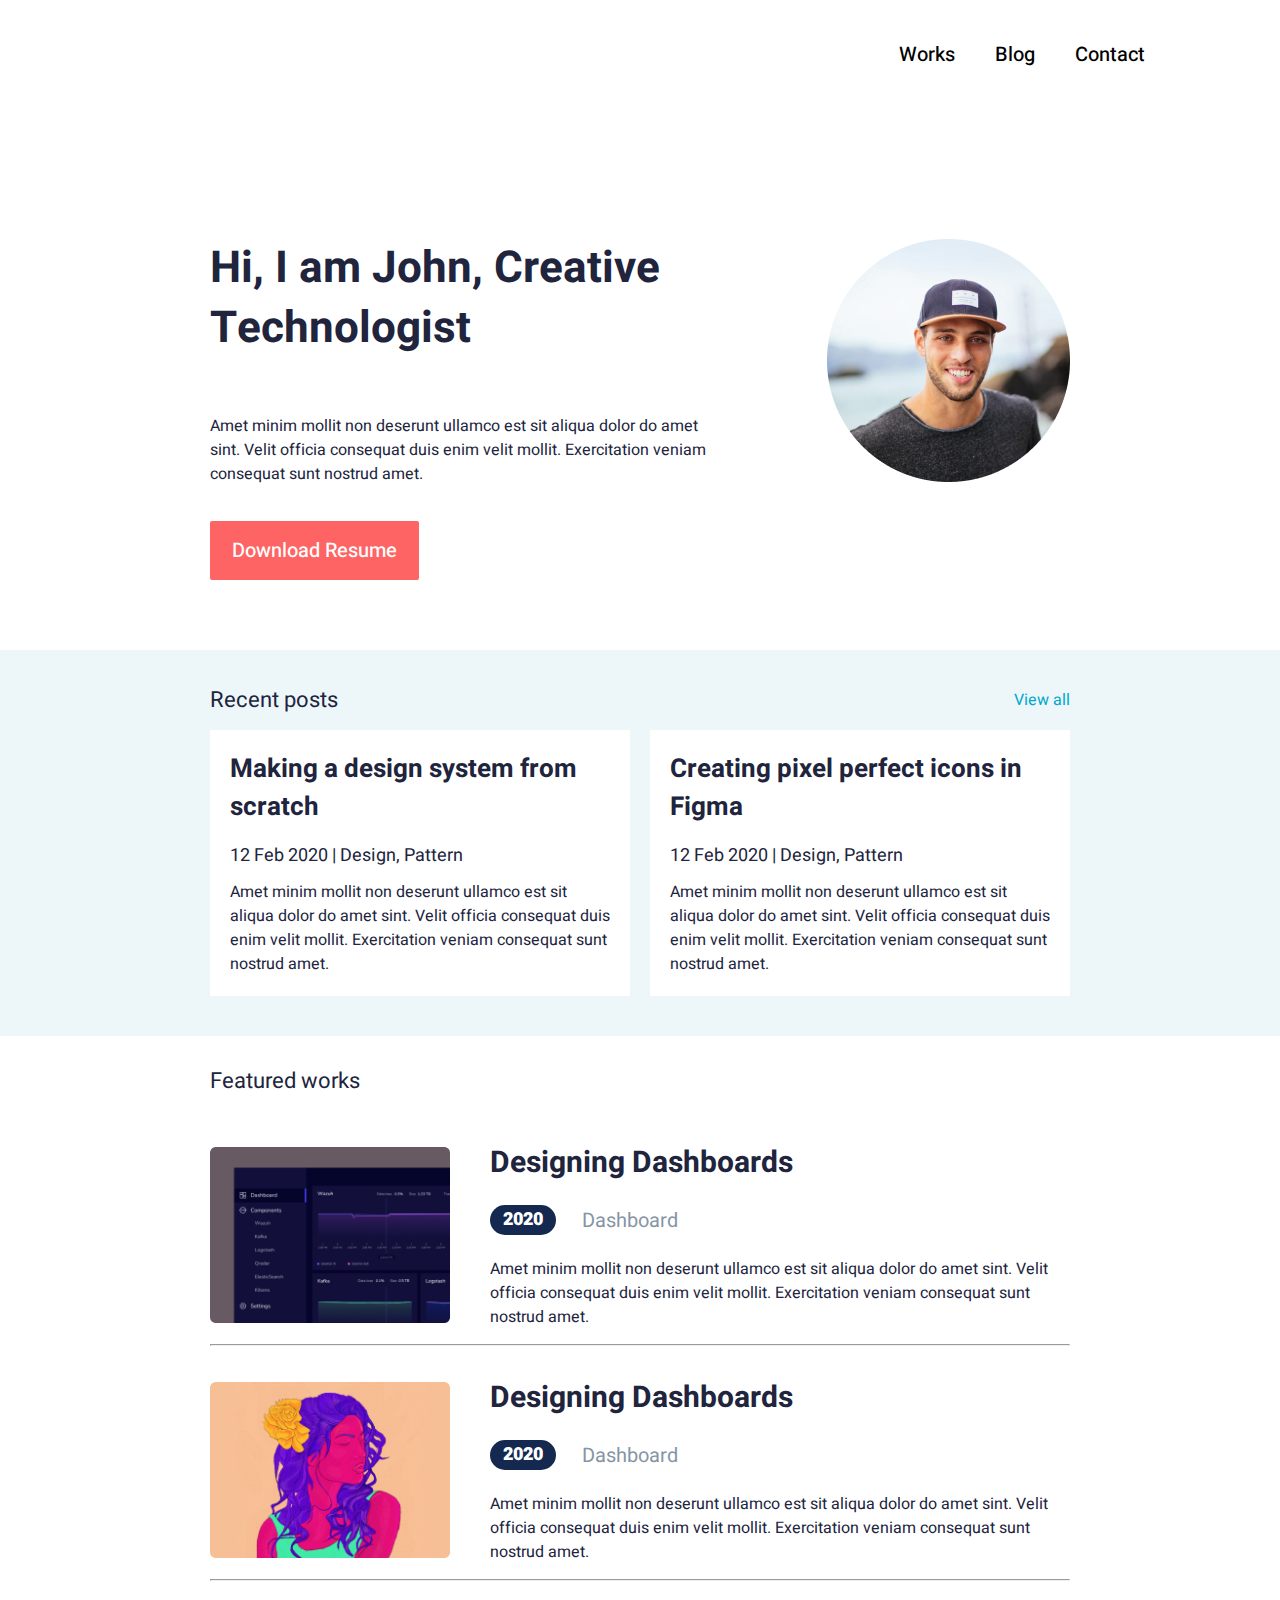
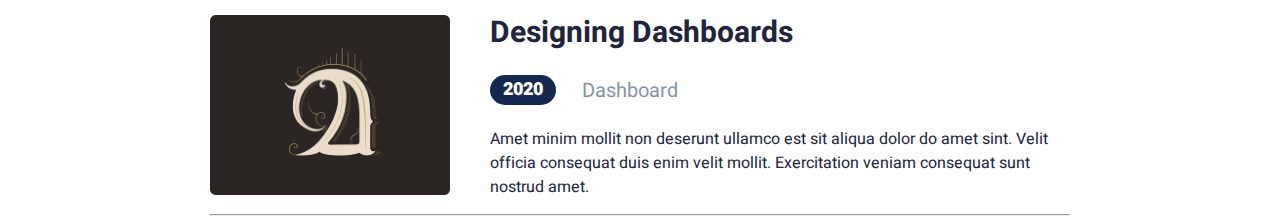
<file: source/index.html>
<!DOCTYPE html>
<html lang="en">
  <head>
    <meta charset="UTF-8" />
    <meta http-equiv="X-UA-Compatible" content="IE=edge" />
    <meta name="viewport" content="width=device-width, initial-scale=1.0" />
    <title>John</title>
    <link rel="preconnect" href="https://fonts.googleapis.com" />
    <link rel="preconnect" href="https://fonts.gstatic.com" crossorigin />
    <link
      href="https://fonts.googleapis.com/css2?family=Heebo:wght@400;500;600;700&display=swap"
      rel="stylesheet"
    />
    <link rel="stylesheet" href="/source/style.css" />
  </head>
  <body>
    <div class="wrapper">
      <div class="header">
        <div class="nav">
          <ul class="nav_list">
            <li><a href="">Works</a></li>
            <li><a href="">Blog</a></li>
            <li><a href="">Contact</a></li>
          </ul>
        </div>
      </div>
      <div class="resume">
        <div class="container">
          <div class="resume__body">
            <!-- блок с кнопкой -->
            <div class="resume__info">
              <div class="info__body">
                <div class="info__title">
                  Hi, I am John, Creative Technologist
                </div>
                <div class="info__text">
                  Amet minim mollit non deserunt ullamco est sit aliqua dolor do
                  amet sint. Velit officia consequat duis enim velit mollit.
                  Exercitation veniam consequat sunt nostrud amet.
                </div>
                <button class="btn"><a href="#">Download Resume</a></button>
              </div>
            </div>
            <!-- блок с картинкой -->
            <div class="resume__imgage">
              <img src="/source/img/resume.png" alt="boy" />
            </div>
          </div>
        </div>
      </div>
      <div class="post">
        <div class="container">
          <div class="post__body">
            <div class="post__link">
              <div class="link__post"><a href=""> Recent posts</a></div>
              <div class="link__view"><a href=""> View all</a></div>
            </div>
            <div class="post__wrap">
              <div class="post__block">
                <div class="post__title">
                  Making a design system from scratch
                </div>
                <div class="post__info">12 Feb 2020 | Design, Pattern</div>
                <div class="post__text">
                  Amet minim mollit non deserunt ullamco est sit aliqua dolor do
                  amet sint. Velit officia consequat duis enim velit mollit.
                  Exercitation veniam consequat sunt nostrud amet.
                </div>
              </div>
              <div class="post__block">
                <div class="post__title">
                  Creating pixel perfect icons in Figma
                </div>
                <div class="post__info">12 Feb 2020 | Design, Pattern</div>
                <div class="post__text">
                  Amet minim mollit non deserunt ullamco est sit aliqua dolor do
                  amet sint. Velit officia consequat duis enim velit mollit.
                  Exercitation veniam consequat sunt nostrud amet.
                </div>
              </div>
            </div>
          </div>
        </div>
      </div>
      <div class="featured-works">
        <div class="container">
          <div class="featured-works__title">Featured works</div>
          <div class="featured-works__block">
            <div class="featured-works__image">
              <img src="/source/img/fw_1.png" alt="" />
            </div>
            <div class="featured-works__item">
              <div class="item__title">Designing Dashboards</div>
              <div class="item__info">
                <div class="info__date">2020</div>
                <div class="info__name">Dashboard</div>
              </div>
              <div class="info__info">
                Amet minim mollit non deserunt ullamco est sit aliqua dolor do
                amet sint. Velit officia consequat duis enim velit mollit.
                Exercitation veniam consequat sunt nostrud amet.
              </div>
            </div>
          </div>
          <hr />
          <div class="featured-works__block">
            <div class="featured-works__image">
              <img src="/source/img/fw_2.png" alt="" />
            </div>
            <div class="featured-works__item">
              <div class="item__title">Designing Dashboards</div>
              <div class="item__info">
                <div class="info__date">2020</div>
                <div class="info__name">Dashboard</div>
              </div>
              <div class="info__info">
                Amet minim mollit non deserunt ullamco est sit aliqua dolor do
                amet sint. Velit officia consequat duis enim velit mollit.
                Exercitation veniam consequat sunt nostrud amet.
              </div>
            </div>
          </div>
          <hr />
          <div class="featured-works__block">
            <div class="featured-works__image">
              <img src="/source/img/fw_3.png" alt="" />
            </div>
            <div class="featured-works__item">
              <div class="item__title">Designing Dashboards</div>
              <div class="item__info">
                <div class="info__date">2020</div>
                <div class="info__name">Dashboard</div>
              </div>
              <div class="info__info">
                Amet minim mollit non deserunt ullamco est sit aliqua dolor do
                amet sint. Velit officia consequat duis enim velit mollit.
                Exercitation veniam consequat sunt nostrud amet.
              </div>
            </div>
          </div>
          <hr />
        </div>
      </div>
    </div>
  </body>
</html>
</file>
<file: source/style.css>
/* Указываем box sizing */
*,
*::before,
*::after {
  box-sizing: border-box;
}

/* Убираем внутренние отступы */
ul[class],
ol[class] {
  padding: 0;
}

/* Убираем внешние отступы */
body,
h1,
h2,
h3,
h4,
p,
ul[class],
ol[class],
li,
figure,
figcaption,
blockquote,
dl,
dd {
  margin: 0;
}

/* Выставляем основные настройки по-умолчанию для body */
body {
  min-height: 100vh;
  scroll-behavior: smooth;
  text-rendering: optimizeSpeed;
  line-height: 1.5;
}

/* Удаляем стандартную стилизацию для всех ul и il, у которых есть атрибут class*/
ul[class],
ol[class] {
  list-style: none;
}

/* Элементы a, у которых нет класса, сбрасываем до дефолтных стилей */
a:not([class]) {
  text-decoration-skip-ink: auto;
}

/* Упрощаем работу с изображениями */
img {
  max-width: 100%;
  display: block;
}

/* Указываем понятную периодичность в потоке данных у article*/
article > * + * {
  margin-top: 1em;
}

/* Наследуем шрифты для инпутов и кнопок */
input,
button,
textarea,
select {
  font: inherit;
}

li,
ul {
  list-style: none;
}

a {
  text-decoration: none;
}
/* Удаляем все анимации и переходы для людей, которые предпочитай их не использовать */
@media (prefers-reduced-motion: reduce) {
  * {
    animation-duration: 0.01ms !important;
    animation-iteration-count: 1 !important;
    transition-duration: 0.01ms !important;
    scroll-behavior: auto !important;
  }
}

.btb {
  color: #FF6464;
}

body {
  font-family: "Heebo";
  font-style: normal;
  font-weight: 400;
  font-size: 16px;
  line-height: 24px;
  color: #21243d;
}

.wrapper {
  min-width: 1152px;
  background-color: #fff;
}

.container {
  max-width: 860px;
  margin: 0 auto;
}
.header {
  max-width: 1010px;
  margin: 0px auto;
  padding: 40px 0px;
}

.nav_list {
  display: flex;
  align-items: center;
  justify-content: end;
}

.nav_list a {
  line-height: 29px;
  color: #000000;
  font-weight: 500;
  font-size: 20px;
  line-height: 29px;
}

.nav_list li {
  margin-right: 40px;
}

.nav_list li:last-child {
  margin-right: 0px;
}

.resume {
  padding: 130px 0px 70px 0px;
}

.resume__body {
  display: flex;
}

.resume__info {
  flex: 1 1 50%;
  margin-right: 55px;
}

.resume__imgage {
  margin-left: 55px;
}

.info__title {
  font-family: "Heebo";
  font-style: normal;
  font-weight: 700;
  font-size: 44px;
  line-height: 60px;
  color: #21243d;
}

.info__text {
  margin-top: 55px;
}

.btn {
  margin-top: 35px;
  padding: 15px 22px 15px 22px;
  background: #ff6464;
  border-radius: 2px;
  border: none;
}

.btn a {
  font-weight: 500;
  font-size: 20px;
  line-height: 29px;
  color: #ffffff;
}

/* post */
.line {
  border: 1px solid #e0e0e0;
}

.post {
  background-color: #edf7fa;
  min-height: 100%;
}
.post__link {
  padding-top: 20px;
  display: flex;
  align-items: center;
  justify-content: space-between;
}

.link__post a {
  font-weight: 400;
  font-size: 22px;
  line-height: 60px;
  color: #21243d;
}
.link__view a {
  font-weight: 400;
  font-size: 16px;
  line-height: 24px;
  color: #00a8cc;
}
/* ------------------- */

.post__wrap {
  display: flex;
  justify-content: space-between;
  padding-bottom: 40px;
}

.post__block {
  background-color: #fff;
  width: 420px;
  padding: 20px;
}
.post__title {
  font-weight: 700;
  font-size: 26px;
  line-height: 38px;
  color: #21243d;
  margin-bottom: 17px;
}
.post__info {
  margin-bottom: 11px;
  font-weight: 400;
  font-size: 18px;
  line-height: 26px;
  color: #21243d;
}
/* ------featured-works---------- */

.featured-works__title {
  font-weight: 400;
  font-size: 22px;
  line-height: 60px;
  color: #21243d;
  padding-top: 15px;
}

.featured-works__block {
  display: flex;
  align-items: center;
  margin: 30px 0px 15px 0px;
}
.featured-works__item {
  width: 594px;
  margin-left: 40px;
}
.item__title {
  font-weight: 700;
  font-size: 30px;
  line-height: 44px;
  color: #21243d;
  margin-bottom: 20px;
}
.item__info {
  display: flex;
  margin-bottom: 22px;
  align-items: center;
}
.info__date {
  font-weight: 900;
  font-size: 18px;
  padding: 3px 13px;
  color: #ffffff;
  background: #142850;
  border-radius: 16px;
}
.info__name {
  margin-left: 26px;
  font-weight: 400;
  font-size: 20px;
  line-height: 29px;
  color: #8695a4;
}

/* =========footer=========== */

.footer__social {
  display: flex;
  padding-top: 135px;
  justify-content: center;
}

.footer__social a {
  margin-right: 30px;
}
.footer__social a:last-child {
  margin-right: 0px;
}

.right {
  text-align: center;
  margin: 30px 0px 60px 0px;
  font-size: 14px;
  line-height: 21px;
  text-align: center;
  color: #21243d;
}

/* blog */
  h1 {
    font-weight: 700;
    font-size: 44px;
    line-height: 60px;
    color: #21243D;
  }
  .blog {
    margin-top: 133px;
  }

  .blog__title {
    font-weight: 500;
    font-size: 30px;
    line-height: 44px;
    color: #21243D;
    padding-top: 55px;
  }

  .blog__info {
    padding-top: 16px;

  }

  .blog__text {
    padding: 16px 0px 29px 0px;
    width: 682px;
  }

  .blog__line {
    border: 1px solid #e0e0e0;
    width: 681px;
  }
</file>
